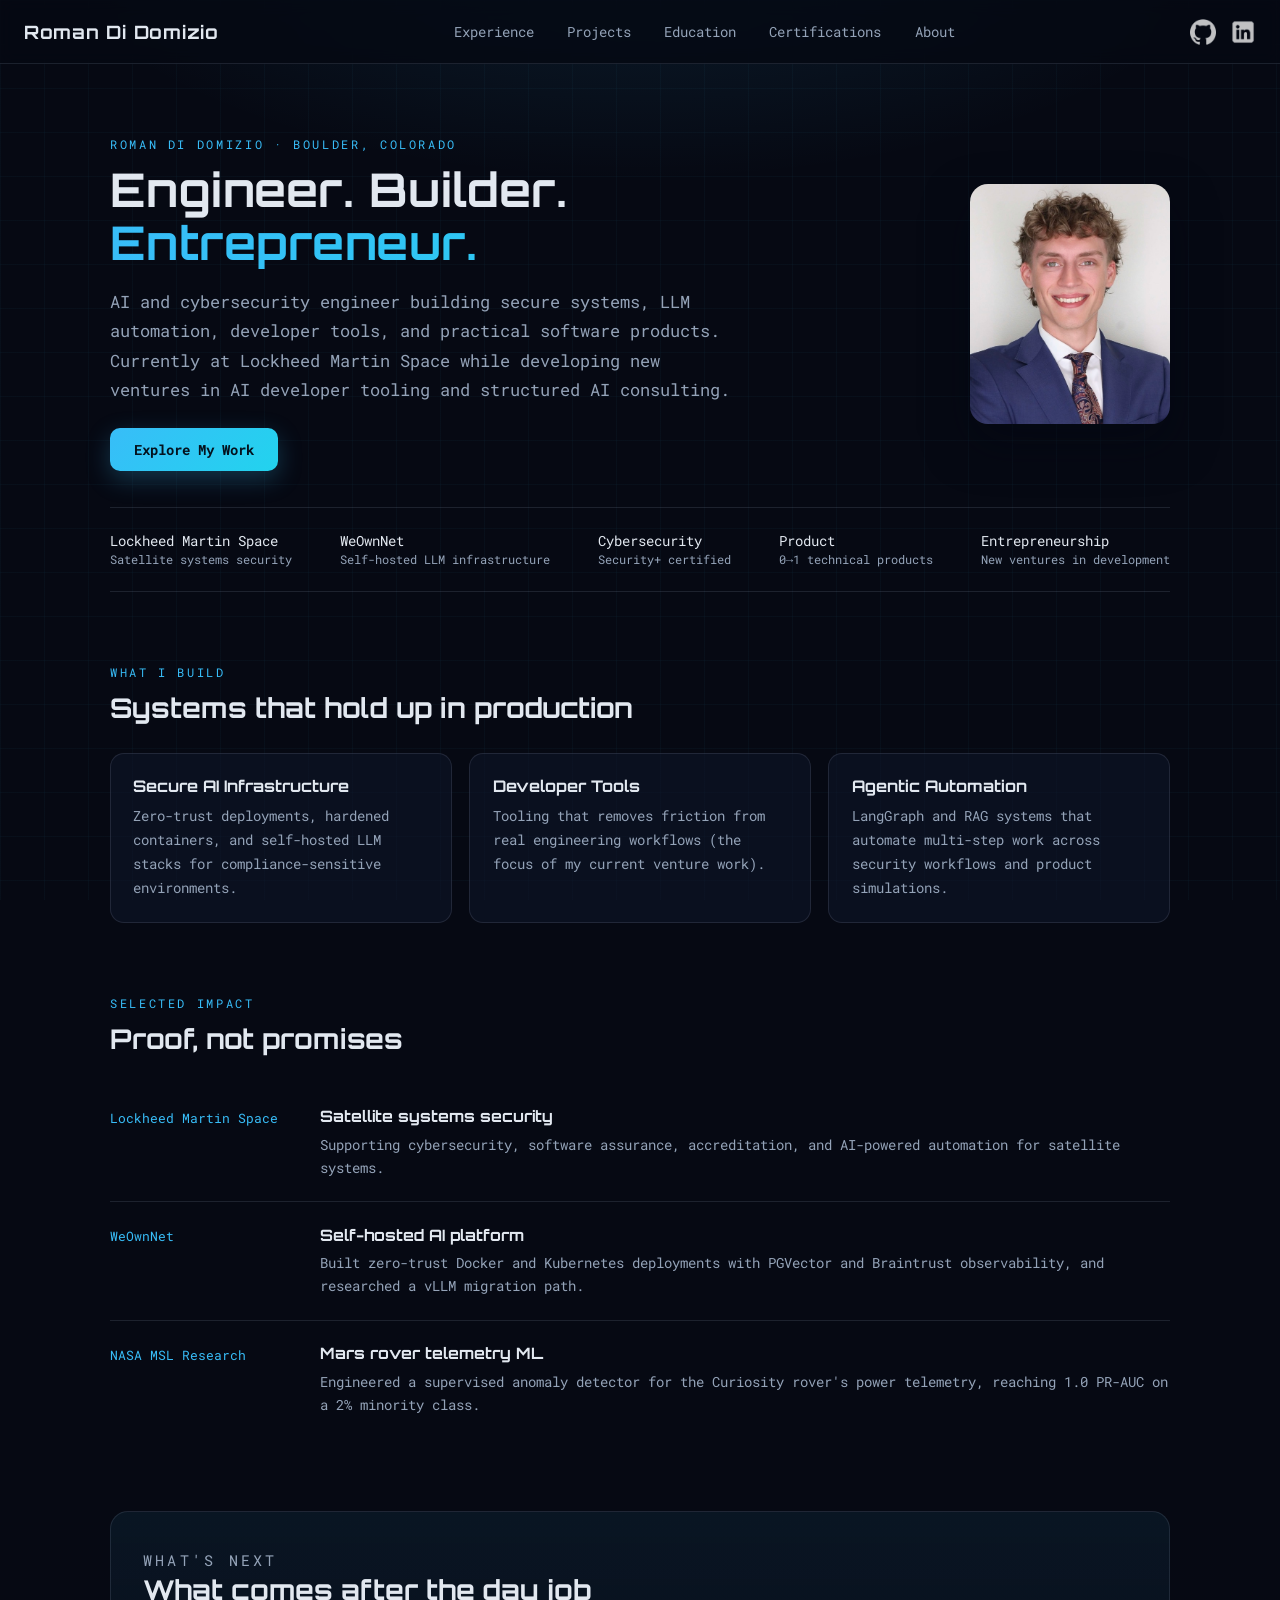
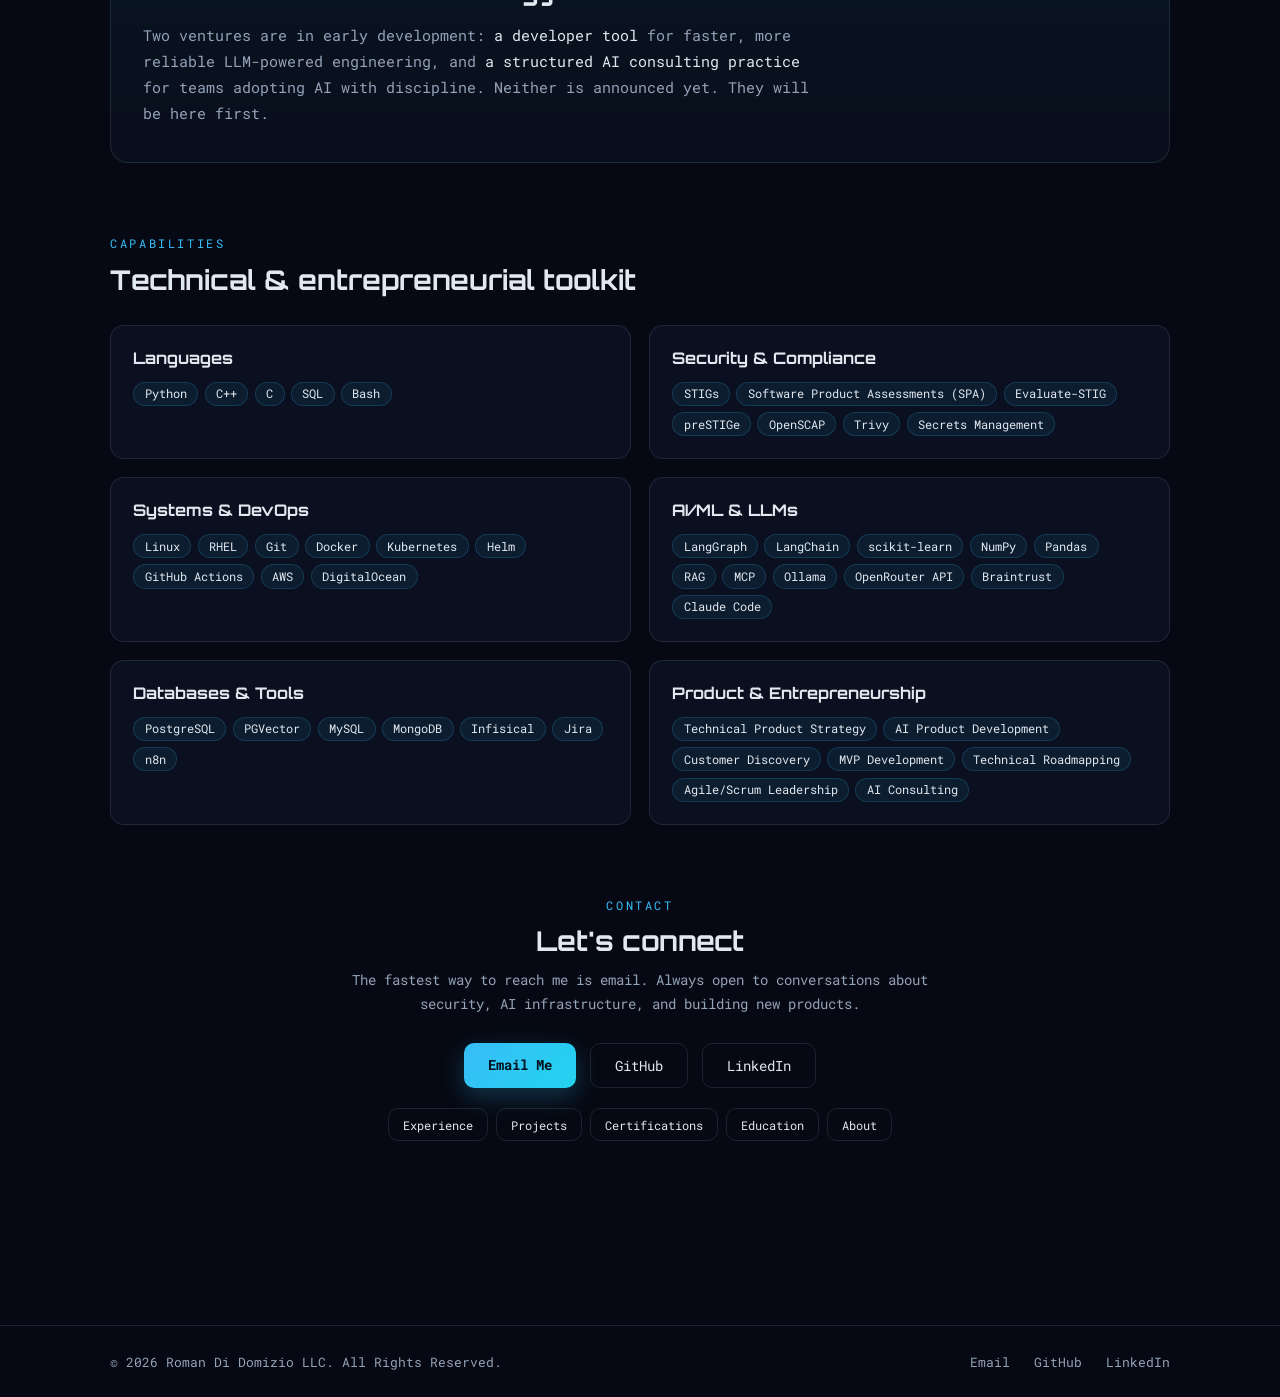
<file: index.html>
<!DOCTYPE html>
<html>
<head id="head">
    <title>Roman Di Domizio - Engineer. Builder. Entrepreneur.</title>
    <meta charset="utf-8">
    <meta name="viewport" content="width=device-width, initial-scale=1.0">
    <meta name="description" content="AI and cybersecurity engineer building secure systems, LLM automation, developer tools, and practical software products. Currently supporting satellite systems at Lockheed Martin Space while developing new ventures in AI developer tooling and structured AI consulting.">
    <meta property="og:title" content="Roman Di Domizio - Engineer. Builder. Entrepreneur.">
    <meta property="og:description" content="AI and cybersecurity engineer building secure systems, LLM automation, developer tools, and practical software products. Currently supporting satellite systems at Lockheed Martin Space while developing new ventures in AI developer tooling and structured AI consulting.">
    <meta property="og:type" content="website">
    <meta property="og:url" content="https://romandidomizio.com/">
    <meta property="og:image" content="https://romandidomizio.com/img/headshot.jpg">
    <link rel="canonical" href="https://romandidomizio.com/">
    <link rel="stylesheet" href="css/site.css">
    <link rel="preconnect" href="https://fonts.googleapis.com">
    <link rel="preconnect" href="https://fonts.gstatic.com" crossorigin>
    <link href="https://fonts.googleapis.com/css2?family=Orbitron:wght@400;700&family=Roboto+Mono:wght@400&display=swap" rel="stylesheet">
    <script src="js/getheader.js"></script>
    
    <!-- Matomo -->
    <script>
      var _paq = window._paq = window._paq || [];
      /* tracker methods like "setCustomDimension" should be called before "trackPageView" */
      _paq.push(["setDocumentTitle", document.domain + "/" + document.title]);
      _paq.push(["setCookieDomain", "*.romandidomizio.com"]);
      _paq.push(["setDomains", ["*.romandidomizio.com","*.romandidomizio.com","*.www.romandidomizio.com"]]);
      _paq.push(["enableCrossDomainLinking"]);
      _paq.push(['trackPageView']);
      _paq.push(['enableLinkTracking']);
      (function() {
        var u="https://matomo.romandid.xyz/";
        _paq.push(['setTrackerUrl', u+'matomo.php']);
        _paq.push(['setSiteId', '3']);
        var d=document, g=d.createElement('script'), s=d.getElementsByTagName('script')[0];
        g.async=true; g.src=u+'matomo.js'; s.parentNode.insertBefore(g,s);
      })();
    </script>
    <!-- End Matomo Code -->
</head>
<body>
    <a href="#main" class="hm-skip-link">Skip to main content</a>
    <div id="header-placeholder"></div>

    <main id="main" class="hm-main">
        <!-- 1. Hero -->
        <section class="hm-hero" aria-labelledby="hero-heading">
            <div class="hm-hero-grid">
                <div class="hm-hero-inner">
                    <p class="hm-eyebrow hm-rise">Roman Di Domizio &middot; Boulder, Colorado</p>
                    <h1 id="hero-heading" class="hm-h1 hm-rise">
                        Engineer. Builder.
                        <span class="hm-h1-accent">Entrepreneur.</span>
                    </h1>
                    <p class="hm-lead hm-rise-2">
                        AI and cybersecurity engineer building secure systems, LLM automation, developer tools, and practical software products.
                        Currently at Lockheed Martin Space while developing new ventures in AI developer tooling and structured AI consulting.
                    </p>
                    <div class="hm-hero-cta hm-rise-3">
                        <a href="#explore" class="hm-btn hm-btn-primary">Explore My Work</a>
                    </div>
                </div>
                <img src="img/headshot.jpg" alt="Roman Di Domizio" class="hm-portrait" width="552" height="875" loading="eager">
            </div>

            <!-- 2. Credibility strip -->
            <div class="hm-cred hm-rise-4">
                <ul class="hm-cred-list">
                    <li><strong>Lockheed Martin Space</strong>Satellite systems security</li>
                    <li><strong>WeOwnNet</strong>Self-hosted LLM infrastructure</li>
                    <li><strong>Cybersecurity</strong>Security+ certified</li>
                    <li><strong>Product</strong>0&rarr;1 technical products</li>
                    <li><strong>Entrepreneurship</strong>New ventures in development</li>
                </ul>
            </div>
        </section>

        <!-- 3. What I Build -->
        <section class="hm-section" aria-labelledby="build-heading">
            <div class="hm-section-head">
                <p class="hm-eyebrow">What I Build</p>
                <h2 id="build-heading" class="hm-h2">Systems that hold up in production</h2>
            </div>
            <div class="hm-grid hm-grid-3">
                <div class="hm-card">
                    <h3>Secure AI Infrastructure</h3>
                    <p>Zero-trust deployments, hardened containers, and self-hosted LLM stacks for compliance-sensitive environments.</p>
                </div>
                <div class="hm-card">
                    <h3>Developer Tools</h3>
                    <p>Tooling that removes friction from real engineering workflows (the focus of my current venture work).</p>
                </div>
                <div class="hm-card">
                    <h3>Agentic Automation</h3>
                    <p>LangGraph and RAG systems that automate multi-step work across security workflows and product simulations.</p>
                </div>
            </div>
        </section>

        <!-- 4. Selected Impact -->
        <section class="hm-section" aria-labelledby="impact-heading">
            <div class="hm-section-head">
                <p class="hm-eyebrow">Selected Impact</p>
                <h2 id="impact-heading" class="hm-h2">Proof, not promises</h2>
            </div>
            <div class="hm-impact-list">
                <div class="hm-impact-item">
                    <p class="hm-impact-org">Lockheed Martin Space</p>
                    <div class="hm-impact-body">
                        <h3>Satellite systems security</h3>
                        <p>Supporting cybersecurity, software assurance, accreditation, and AI-powered automation for satellite systems.</p>
                    </div>
                </div>
                <div class="hm-impact-item">
                    <p class="hm-impact-org">WeOwnNet</p>
                    <div class="hm-impact-body">
                        <h3>Self-hosted AI platform</h3>
                        <p>Built zero-trust Docker and Kubernetes deployments with PGVector and Braintrust observability, and researched a vLLM migration path.</p>
                    </div>
                </div>
                <div class="hm-impact-item">
                    <p class="hm-impact-org">NASA MSL Research</p>
                    <div class="hm-impact-body">
                        <h3>Mars rover telemetry ML</h3>
                        <p>Engineered a supervised anomaly detector for the Curiosity rover's power telemetry, reaching 1.0 PR-AUC on a 2% minority class.</p>
                    </div>
                </div>
            </div>
        </section>

        <!-- 5. What's Next -->
        <section class="hm-section" aria-labelledby="next-heading">
            <div class="hm-next">
                <div class="hm-section-head">
                    <p class="hm-eyebrow">What's Next</p>
                    <h2 id="next-heading" class="hm-h2">What comes after the day job</h2>
                </div>
                <p>Two ventures are in early development: <strong>a developer tool</strong> for faster, more reliable LLM-powered engineering, and <strong>a structured AI consulting practice</strong> for teams adopting AI with discipline. Neither is announced yet. They will be here first.</p>
            </div>
        </section>

        <!-- 6. Capabilities -->
        <section id="skills" class="hm-section" aria-labelledby="skills-heading">
            <div class="hm-section-head">
                <p class="hm-eyebrow">Capabilities</p>
                <h2 id="skills-heading" class="hm-h2">Technical &amp; entrepreneurial toolkit</h2>
            </div>
            <div class="hm-grid hm-grid-2">
                <div class="hm-card hm-skill-card">
                    <h3>Languages</h3>
                    <div class="hm-tags">
                        <span class="hm-tag">Python</span>
                        <span class="hm-tag">C++</span>
                        <span class="hm-tag">C</span>
                        <span class="hm-tag">SQL</span>
                        <span class="hm-tag">Bash</span>
                    </div>
                </div>
                <div class="hm-card hm-skill-card">
                    <h3>Security &amp; Compliance</h3>
                    <div class="hm-tags">
                        <span class="hm-tag">STIGs</span>
                        <span class="hm-tag">Software Product Assessments (SPA)</span>
                        <span class="hm-tag">Evaluate-STIG</span>
                        <span class="hm-tag">preSTIGe</span>
                        <span class="hm-tag">OpenSCAP</span>
                        <span class="hm-tag">Trivy</span>
                        <span class="hm-tag">Secrets Management</span>
                    </div>
                </div>
                <div class="hm-card hm-skill-card">
                    <h3>Systems &amp; DevOps</h3>
                    <div class="hm-tags">
                        <span class="hm-tag">Linux</span>
                        <span class="hm-tag">RHEL</span>
                        <span class="hm-tag">Git</span>
                        <span class="hm-tag">Docker</span>
                        <span class="hm-tag">Kubernetes</span>
                        <span class="hm-tag">Helm</span>
                        <span class="hm-tag">GitHub Actions</span>
                        <span class="hm-tag">AWS</span>
                        <span class="hm-tag">DigitalOcean</span>
                    </div>
                </div>
                <div class="hm-card hm-skill-card">
                    <h3>AI/ML &amp; LLMs</h3>
                    <div class="hm-tags">
                        <span class="hm-tag">LangGraph</span>
                        <span class="hm-tag">LangChain</span>
                        <span class="hm-tag">scikit-learn</span>
                        <span class="hm-tag">NumPy</span>
                        <span class="hm-tag">Pandas</span>
                        <span class="hm-tag">RAG</span>
                        <span class="hm-tag">MCP</span>
                        <span class="hm-tag">Ollama</span>
                        <span class="hm-tag">OpenRouter API</span>
                        <span class="hm-tag">Braintrust</span>
                        <span class="hm-tag">Claude Code</span>
                    </div>
                </div>
                <div class="hm-card hm-skill-card">
                    <h3>Databases &amp; Tools</h3>
                    <div class="hm-tags">
                        <span class="hm-tag">PostgreSQL</span>
                        <span class="hm-tag">PGVector</span>
                        <span class="hm-tag">MySQL</span>
                        <span class="hm-tag">MongoDB</span>
                        <span class="hm-tag">Infisical</span>
                        <span class="hm-tag">Jira</span>
                        <span class="hm-tag">n8n</span>
                    </div>
                </div>
                <div class="hm-card hm-skill-card">
                    <h3>Product &amp; Entrepreneurship</h3>
                    <div class="hm-tags">
                        <span class="hm-tag">Technical Product Strategy</span>
                        <span class="hm-tag">AI Product Development</span>
                        <span class="hm-tag">Customer Discovery</span>
                        <span class="hm-tag">MVP Development</span>
                        <span class="hm-tag">Technical Roadmapping</span>
                        <span class="hm-tag">Agile/Scrum Leadership</span>
                        <span class="hm-tag">AI Consulting</span>
                    </div>
                </div>
            </div>
        </section>

        <!-- 7. Contact -->
        <section class="hm-section hm-contact" aria-labelledby="contact-heading">
            <div class="hm-section-head">
                <p class="hm-eyebrow">Contact</p>
                <h2 id="contact-heading" class="hm-h2">Let's connect</h2>
                <p class="hm-section-sub">The fastest way to reach me is email. Always open to conversations about security, AI infrastructure, and building new products.</p>
            </div>
            <div class="hm-contact-actions">
                <a href="mailto:romandidomizio8@gmail.com" class="hm-btn hm-btn-primary">Email Me</a>
                <a href="https://github.com/romandidomizio" target="_blank" rel="noopener" class="hm-btn hm-btn-ghost">GitHub</a>
                <a href="https://www.linkedin.com/in/roman-di-domizio" target="_blank" rel="noopener" class="hm-btn hm-btn-ghost">LinkedIn</a>
            </div>
            <div id="explore" class="hm-explore-actions" aria-label="Explore pages">
                <a href="experience.html" class="hm-btn hm-btn-ghost hm-btn-sm">Experience</a>
                <a href="projects.html" class="hm-btn hm-btn-ghost hm-btn-sm">Projects</a>
                <a href="certifications.html" class="hm-btn hm-btn-ghost hm-btn-sm">Certifications</a>
                <a href="education.html" class="hm-btn hm-btn-ghost hm-btn-sm">Education</a>
                <a href="about.html" class="hm-btn hm-btn-ghost hm-btn-sm">About</a>
            </div>
        </section>
    </main>

    <div id="footer-placeholder"></div>
</body>
</html>
</file>
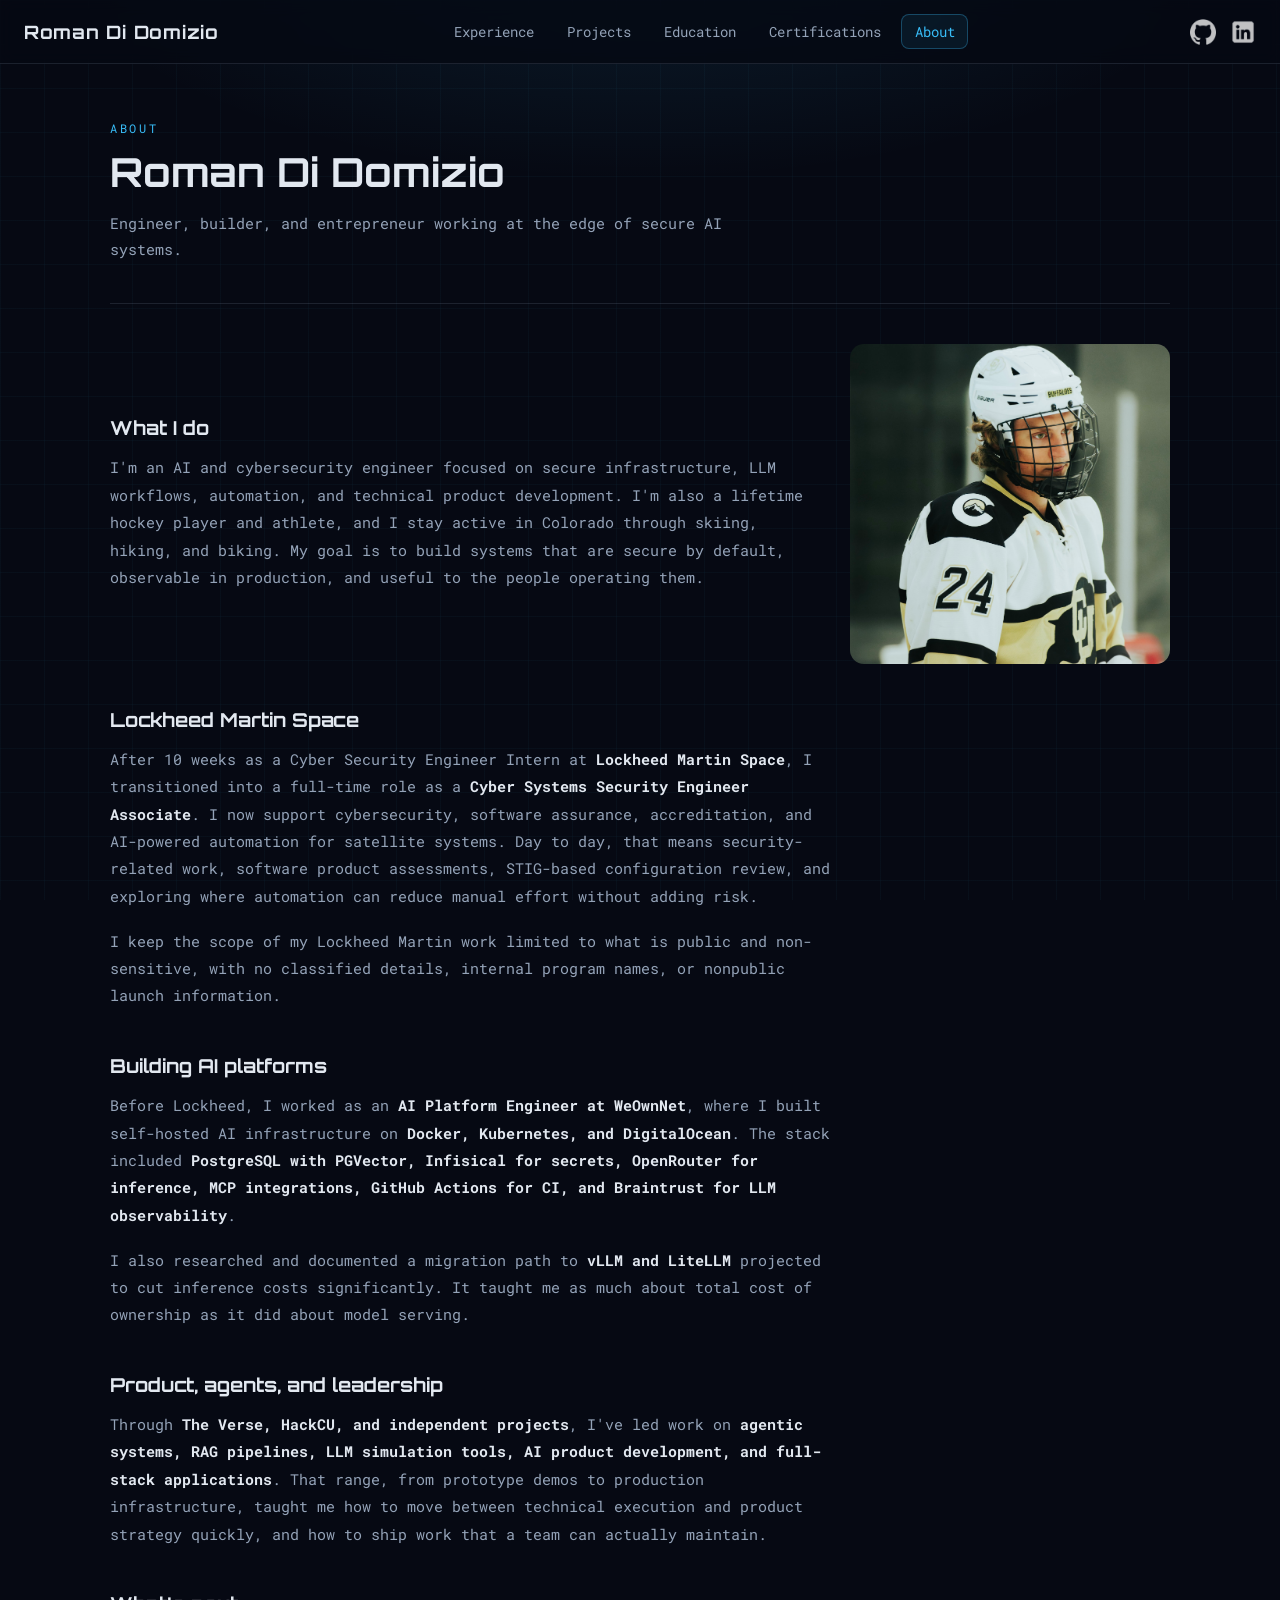
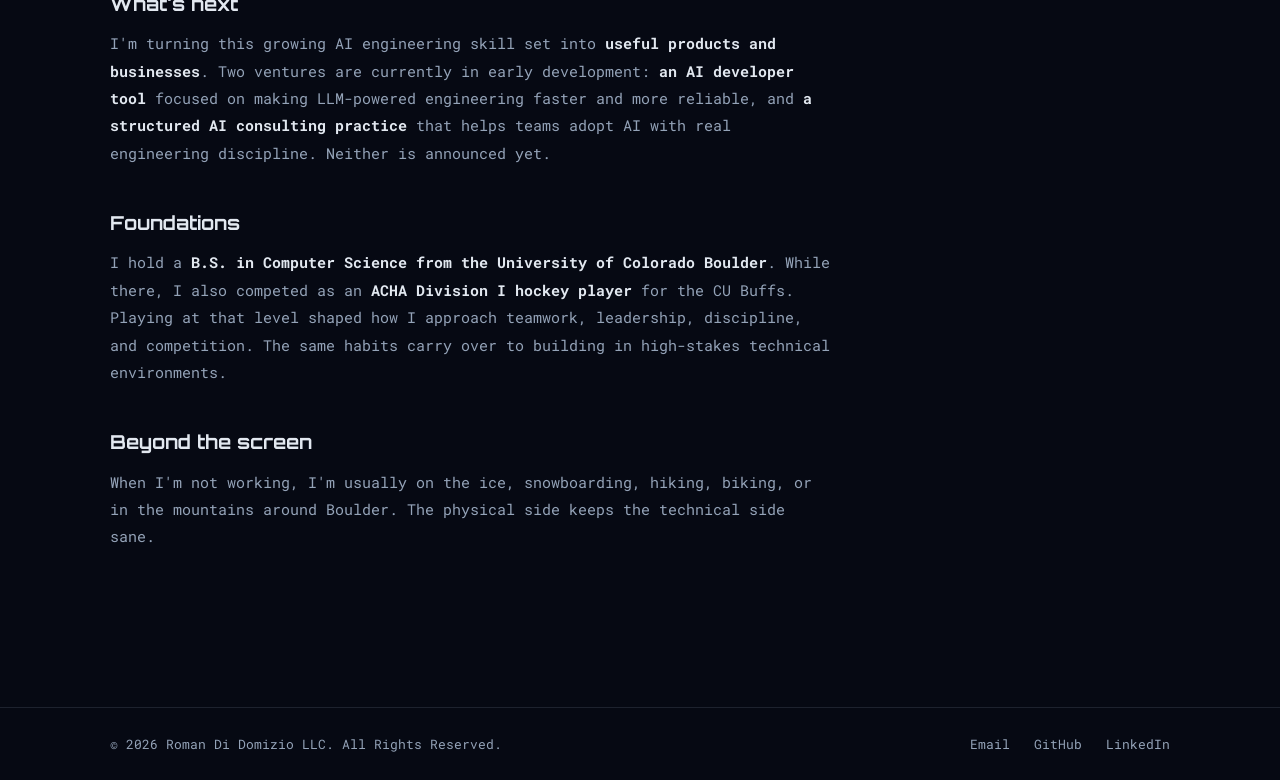
<file: about.html>
<!DOCTYPE html>
<html lang="en">
<head>
    <title>Roman Di Domizio - About</title>
    <meta charset="utf-8">
    <meta name="viewport" content="width=device-width, initial-scale=1.0">
    <meta name="description" content="About Roman Di Domizio: AI and cybersecurity engineer focused on secure infrastructure, LLM workflows, automation, and technical product development.">
    <link rel="canonical" href="https://romandidomizio.com/about.html">
    <link rel="stylesheet" href="css/site.css">
    <link rel="preconnect" href="https://fonts.googleapis.com">
    <link rel="preconnect" href="https://fonts.gstatic.com" crossorigin>
    <link href="https://fonts.googleapis.com/css2?family=Orbitron:wght@400;700&family=Roboto+Mono:wght@400&display=swap" rel="stylesheet">
    <script src="js/getheader.js"></script>
    
    <!-- Matomo -->
    <script>
      var _paq = window._paq = window._paq || [];
      /* tracker methods like "setCustomDimension" should be called before "trackPageView" */
      _paq.push(["setDocumentTitle", document.domain + "/" + document.title]);
      _paq.push(["setCookieDomain", "*.romandidomizio.com"]);
      _paq.push(["setDomains", ["*.romandidomizio.com","*.romandidomizio.com","*.www.romandidomizio.com"]]);
      _paq.push(["enableCrossDomainLinking"]);
      _paq.push(['trackPageView']);
      _paq.push(['enableLinkTracking']);
      (function() {
        var u="https://matomo.romandid.xyz/";
        _paq.push(['setTrackerUrl', u+'matomo.php']);
        _paq.push(['setSiteId', '3']);
        var d=document, g=d.createElement('script'), s=d.getElementsByTagName('script')[0];
        g.async=true; g.src=u+'matomo.js'; s.parentNode.insertBefore(g,s);
      })();
    </script>
    <!-- End Matomo Code -->
</head>
<body>
    <a href="#main" class="hm-skip-link">Skip to main content</a>
    <div id="header-placeholder"></div>

    <main id="main" class="hm-main">
        <header class="hm-page-header">
            <p class="hm-eyebrow">About</p>
            <h1 class="hm-page-title">Roman Di Domizio</h1>
            <p class="hm-page-sub">Engineer, builder, and entrepreneur working at the edge of secure AI systems.</p>
        </header>

        <div class="hm-media-split hm-about-section" style="margin-top: 0;">
            <div class="hm-split-text hm-prose">
                <h2 class="hm-h2">What I do</h2>
                <p>I'm an AI and cybersecurity engineer focused on secure infrastructure, LLM workflows, automation, and technical product development. I'm also a lifetime hockey player and athlete, and I stay active in Colorado through skiing, hiking, and biking. My goal is to build systems that are secure by default, observable in production, and useful to the people operating them.</p>
            </div>
            <img src="img/HockeyPic.jpg" alt="Roman Di Domizio in a CU Boulder ice hockey uniform on the ice" class="hm-photo" width="1638" height="1638" loading="eager">
        </div>

        <div class="hm-about-section hm-prose">
            <h2 class="hm-h2">Lockheed Martin Space</h2>
            <p>After 10 weeks as a Cyber Security Engineer Intern at <strong>Lockheed Martin Space</strong>, I transitioned into a full-time role as a <strong>Cyber Systems Security Engineer Associate</strong>. I now support cybersecurity, software assurance, accreditation, and AI-powered automation for satellite systems. Day to day, that means security-related work, software product assessments, STIG-based configuration review, and exploring where automation can reduce manual effort without adding risk.</p>
            <p>I keep the scope of my Lockheed Martin work limited to what is public and non-sensitive, with no classified details, internal program names, or nonpublic launch information.</p>
        </div>

        <div class="hm-about-section hm-prose">
            <h2 class="hm-h2">Building AI platforms</h2>
            <p>Before Lockheed, I worked as an <strong>AI Platform Engineer at WeOwnNet</strong>, where I built self-hosted AI infrastructure on <strong>Docker, Kubernetes, and DigitalOcean</strong>. The stack included <strong>PostgreSQL with PGVector, Infisical for secrets, OpenRouter for inference, MCP integrations, GitHub Actions for CI, and Braintrust for LLM observability</strong>.</p>
            <p>I also researched and documented a migration path to <strong>vLLM and LiteLLM</strong> projected to cut inference costs significantly. It taught me as much about total cost of ownership as it did about model serving.</p>
        </div>

        <div class="hm-about-section hm-prose">
            <h2 class="hm-h2">Product, agents, and leadership</h2>
            <p>Through <strong>The Verse, HackCU, and independent projects</strong>, I've led work on <strong>agentic systems, RAG pipelines, LLM simulation tools, AI product development, and full-stack applications</strong>. That range, from prototype demos to production infrastructure, taught me how to move between technical execution and product strategy quickly, and how to ship work that a team can actually maintain.</p>
        </div>

        <div class="hm-about-section hm-prose">
            <h2 class="hm-h2">What's next</h2>
            <p>I'm turning this growing AI engineering skill set into <strong>useful products and businesses</strong>. Two ventures are currently in early development: <strong>an AI developer tool</strong> focused on making LLM-powered engineering faster and more reliable, and <strong>a structured AI consulting practice</strong> that helps teams adopt AI with real engineering discipline. Neither is announced yet.</p>
        </div>

        <div class="hm-about-section hm-prose">
            <h2 class="hm-h2">Foundations</h2>
            <p>I hold a <strong>B.S. in Computer Science from the University of Colorado Boulder</strong>. While there, I also competed as an <strong>ACHA Division I hockey player</strong> for the CU Buffs. Playing at that level shaped how I approach teamwork, leadership, discipline, and competition. The same habits carry over to building in high-stakes technical environments.</p>
        </div>

        <div class="hm-about-section hm-prose">
            <h2 class="hm-h2">Beyond the screen</h2>
            <p>When I'm not working, I'm usually on the ice, snowboarding, hiking, biking, or in the mountains around Boulder. The physical side keeps the technical side sane.</p>
        </div>
    </main>

    <div id="footer-placeholder"></div>
</body>
</html>
</file>
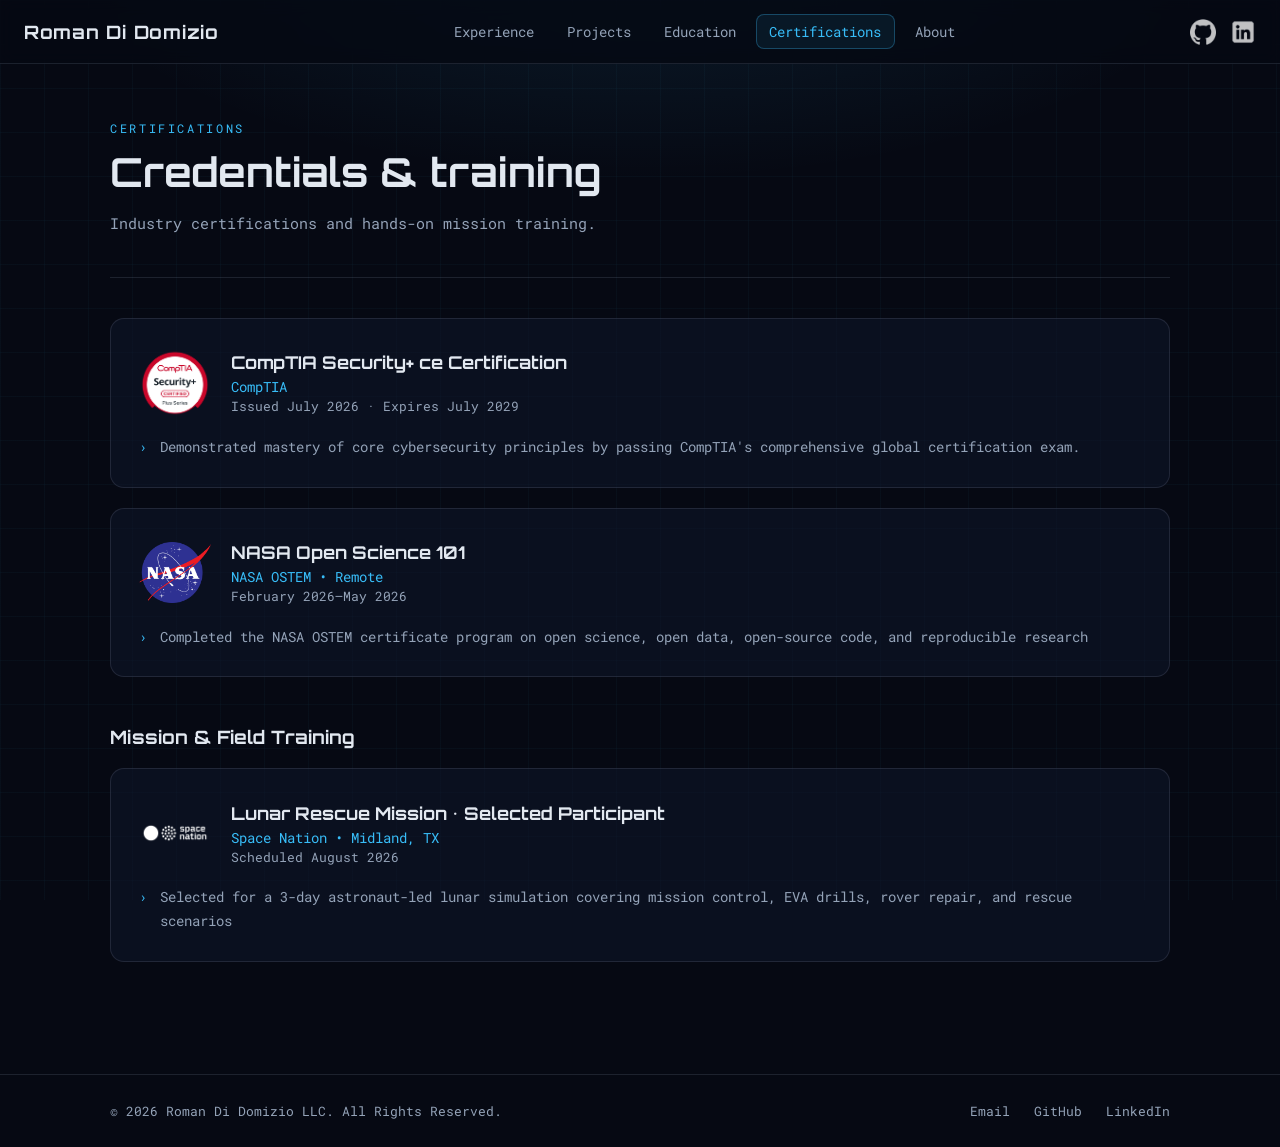
<file: certifications.html>
<!DOCTYPE html>
<html lang="en">
<head>
    <title>Roman Di Domizio - Certifications</title>
    <meta charset="utf-8">
    <meta name="viewport" content="width=device-width, initial-scale=1.0">
    <meta name="description" content="Certifications and mission training for Roman Di Domizio, including CompTIA Security+ and NASA Open Science 101.">
    <link rel="canonical" href="https://romandidomizio.com/certifications.html">
    <link rel="stylesheet" href="css/site.css">
    <link rel="preconnect" href="https://fonts.googleapis.com">
    <link rel="preconnect" href="https://fonts.gstatic.com" crossorigin>
    <link href="https://fonts.googleapis.com/css2?family=Orbitron:wght@400;700&family=Roboto+Mono:wght@400&display=swap" rel="stylesheet">
    <script src="js/getheader.js"></script>
    
    <!-- Matomo -->
    <script>
      var _paq = window._paq = window._paq || [];
      /* tracker methods like "setCustomDimension" should be called before "trackPageView" */
      _paq.push(["setDocumentTitle", document.domain + "/" + document.title]);
      _paq.push(["setCookieDomain", "*.romandidomizio.com"]);
      _paq.push(["setDomains", ["*.romandidomizio.com","*.romandidomizio.com","*.www.romandidomizio.com"]]);
      _paq.push(["enableCrossDomainLinking"]);
      _paq.push(['trackPageView']);
      _paq.push(['enableLinkTracking']);
      (function() {
        var u="https://matomo.romandid.xyz/";
        _paq.push(['setTrackerUrl', u+'matomo.php']);
        _paq.push(['setSiteId', '3']);
        var d=document, g=d.createElement('script'), s=d.getElementsByTagName('script')[0];
        g.async=true; g.src=u+'matomo.js'; s.parentNode.insertBefore(g,s);
      })();
    </script>
    <!-- End Matomo Code -->
</head>
<body>
    <a href="#main" class="hm-skip-link">Skip to main content</a>
    <div id="header-placeholder"></div>

    <main id="main" class="hm-main">
        <header class="hm-page-header">
            <p class="hm-eyebrow">Certifications</p>
            <h1 class="hm-page-title">Credentials &amp; training</h1>
            <p class="hm-page-sub">Industry certifications and hands-on mission training.</p>
        </header>

        <div class="hm-entries">
            <article class="hm-entry">
                <div class="hm-entry-head">
                    <img src="img/sec+.png" alt="CompTIA Security+ logo" class="hm-entry-logo" width="56" height="56" loading="lazy">
                    <div>
                        <h2 class="hm-entry-title">CompTIA Security+ ce Certification</h2>
                        <p class="hm-entry-org">CompTIA</p>
                        <p class="hm-entry-meta">Issued July 2026 &middot; Expires July 2029</p>
                    </div>
                </div>
                <ul class="hm-bullets" style="margin-top: 1rem;">
                    <li>Demonstrated mastery of core cybersecurity principles by passing CompTIA's comprehensive global certification exam.</li>
                </ul>
            </article>

            <article class="hm-entry">
                <div class="hm-entry-head">
                    <img src="img/nasa-logo.png" alt="NASA logo" class="hm-entry-logo" width="56" height="56" loading="lazy">
                    <div>
                        <h2 class="hm-entry-title">NASA Open Science 101</h2>
                        <p class="hm-entry-org">NASA OSTEM &bull; Remote</p>
                        <p class="hm-entry-meta">February 2026&ndash;May 2026</p>
                    </div>
                </div>
                <ul class="hm-bullets">
                    <li>Completed the NASA OSTEM certificate program on open science, open data, open-source code, and reproducible research</li>
                </ul>
            </article>
        </div>

        <h2 class="hm-subhead">Mission &amp; Field Training</h2>
        <div class="hm-entries" style="margin-top: 1.25rem;">
            <article class="hm-entry">
                <div class="hm-entry-head">
                    <img src="img/space-nation.webp" alt="Space Nation Moon Pioneers badge" class="hm-entry-logo" width="56" height="56" loading="lazy">
                    <div>
                        <h2 class="hm-entry-title">Lunar Rescue Mission &bull; Selected Participant</h2>
                        <p class="hm-entry-org">Space Nation &bull; Midland, TX</p>
                        <p class="hm-entry-meta">Scheduled August 2026</p>
                    </div>
                </div>
                <ul class="hm-bullets">
                    <li>Selected for a 3-day astronaut-led lunar simulation covering mission control, EVA drills, rover repair, and rescue scenarios</li>
                </ul>
            </article>
        </div>
    </main>

    <div id="footer-placeholder"></div>
</body>
</html>
</file>
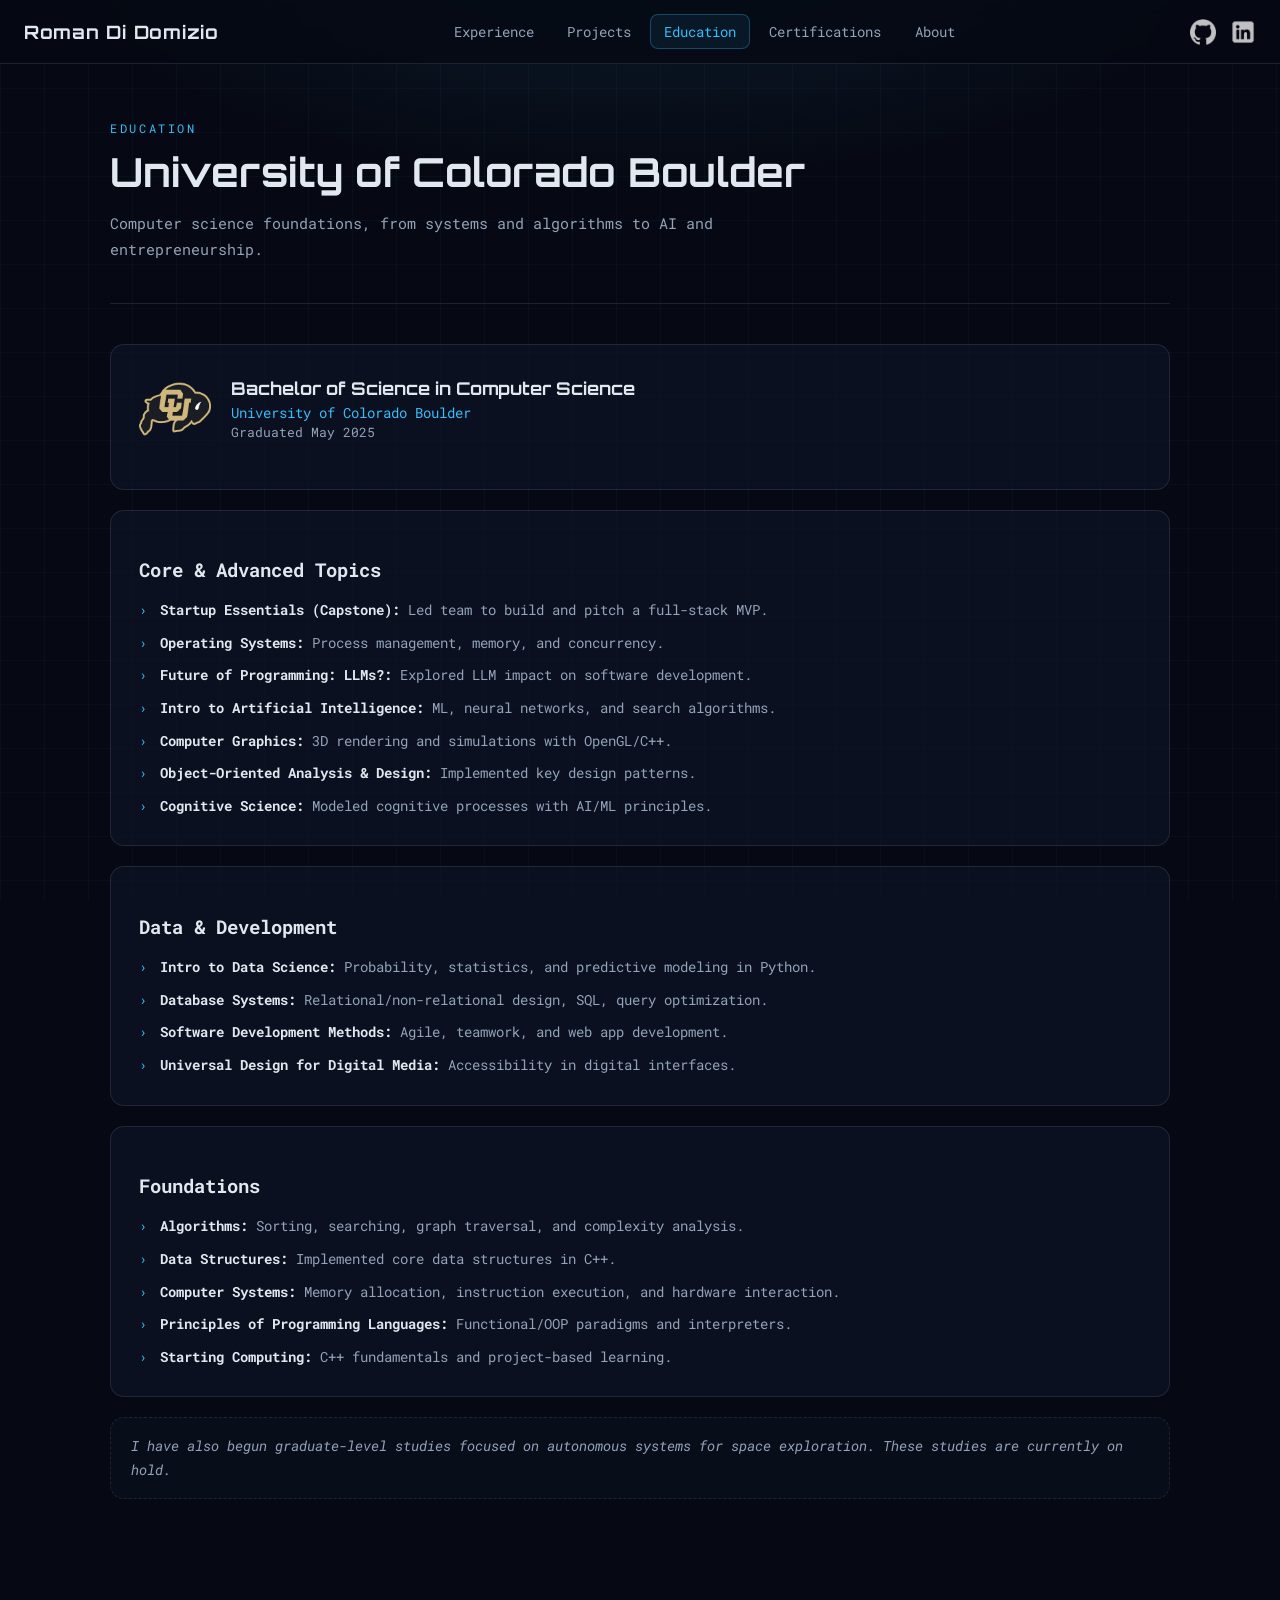
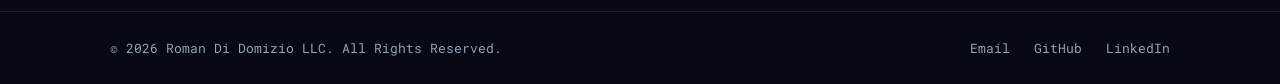
<file: education.html>
<!DOCTYPE html>
<html lang="en">
<head>
    <title>Roman Di Domizio - Education</title>
    <meta charset="utf-8">
    <meta name="viewport" content="width=device-width, initial-scale=1.0">
    <meta name="description" content="Education of Roman Di Domizio: B.S. in Computer Science from the University of Colorado Boulder.">
    <link rel="canonical" href="https://romandidomizio.com/education.html">
    <link rel="stylesheet" href="css/site.css">
    <link rel="preconnect" href="https://fonts.googleapis.com">
    <link rel="preconnect" href="https://fonts.gstatic.com" crossorigin>
    <link href="https://fonts.googleapis.com/css2?family=Orbitron:wght@400;700&family=Roboto+Mono:wght@400&display=swap" rel="stylesheet">
    <script src="js/getheader.js"></script>
    
    <!-- Matomo -->
    <script>
      var _paq = window._paq = window._paq || [];
      /* tracker methods like "setCustomDimension" should be called before "trackPageView" */
      _paq.push(["setDocumentTitle", document.domain + "/" + document.title]);
      _paq.push(["setCookieDomain", "*.romandidomizio.com"]);
      _paq.push(["setDomains", ["*.romandidomizio.com","*.romandidomizio.com","*.www.romandidomizio.com"]]);
      _paq.push(["enableCrossDomainLinking"]);
      _paq.push(['trackPageView']);
      _paq.push(['enableLinkTracking']);
      (function() {
        var u="https://matomo.romandid.xyz/";
        _paq.push(['setTrackerUrl', u+'matomo.php']);
        _paq.push(['setSiteId', '3']);
        var d=document, g=d.createElement('script'), s=d.getElementsByTagName('script')[0];
        g.async=true; g.src=u+'matomo.js'; s.parentNode.insertBefore(g,s);
      })();
    </script>
    <!-- End Matomo Code -->
</head>
<body>
    <a href="#main" class="hm-skip-link">Skip to main content</a>
    <div id="header-placeholder"></div>

    <main id="main" class="hm-main">
        <header class="hm-page-header">
            <p class="hm-eyebrow">Education</p>
            <h1 class="hm-page-title">University of Colorado Boulder</h1>
            <p class="hm-page-sub">Computer science foundations, from systems and algorithms to AI and entrepreneurship.</p>
        </header>

        <div class="hm-entries">
            <article class="hm-entry">
                <div class="hm-entry-head">
                    <img src="img/culogo.png" alt="University of Colorado Boulder logo" class="hm-entry-logo" width="56" height="56" loading="lazy">
                    <div>
                        <h2 class="hm-entry-title">Bachelor of Science in Computer Science</h2>
                        <p class="hm-entry-org">University of Colorado Boulder</p>
                        <p class="hm-entry-meta">Graduated May 2025</p>
                    </div>
                </div>
            </article>

            <article class="hm-entry hm-course-group">
                <h3>Core &amp; Advanced Topics</h3>
                <ul class="hm-bullets">
                    <li><b>Startup Essentials (Capstone):</b> Led team to build and pitch a full-stack MVP.</li>
                    <li><b>Operating Systems:</b> Process management, memory, and concurrency.</li>
                    <li><b>Future of Programming: LLMs?:</b> Explored LLM impact on software development.</li>
                    <li><b>Intro to Artificial Intelligence:</b> ML, neural networks, and search algorithms.</li>
                    <li><b>Computer Graphics:</b> 3D rendering and simulations with OpenGL/C++.</li>
                    <li><b>Object-Oriented Analysis &amp; Design:</b> Implemented key design patterns.</li>
                    <li><b>Cognitive Science:</b> Modeled cognitive processes with AI/ML principles.</li>
                </ul>
            </article>

            <article class="hm-entry hm-course-group">
                <h3>Data &amp; Development</h3>
                <ul class="hm-bullets">
                    <li><b>Intro to Data Science:</b> Probability, statistics, and predictive modeling in Python.</li>
                    <li><b>Database Systems:</b> Relational/non-relational design, SQL, query optimization.</li>
                    <li><b>Software Development Methods:</b> Agile, teamwork, and web app development.</li>
                    <li><b>Universal Design for Digital Media:</b> Accessibility in digital interfaces.</li>
                </ul>
            </article>

            <article class="hm-entry hm-course-group">
                <h3>Foundations</h3>
                <ul class="hm-bullets">
                    <li><b>Algorithms:</b> Sorting, searching, graph traversal, and complexity analysis.</li>
                    <li><b>Data Structures:</b> Implemented core data structures in C++.</li>
                    <li><b>Computer Systems:</b> Memory allocation, instruction execution, and hardware interaction.</li>
                    <li><b>Principles of Programming Languages:</b> Functional/OOP paradigms and interpreters.</li>
                    <li><b>Starting Computing:</b> C++ fundamentals and project-based learning.</li>
                </ul>
            </article>

            <div class="grad-note">
                <p>I have also begun graduate-level studies focused on autonomous systems for space exploration. These studies are currently on hold.</p>
            </div>
        </div>
    </main>

    <div id="footer-placeholder"></div>
</body>
</html>
</file>
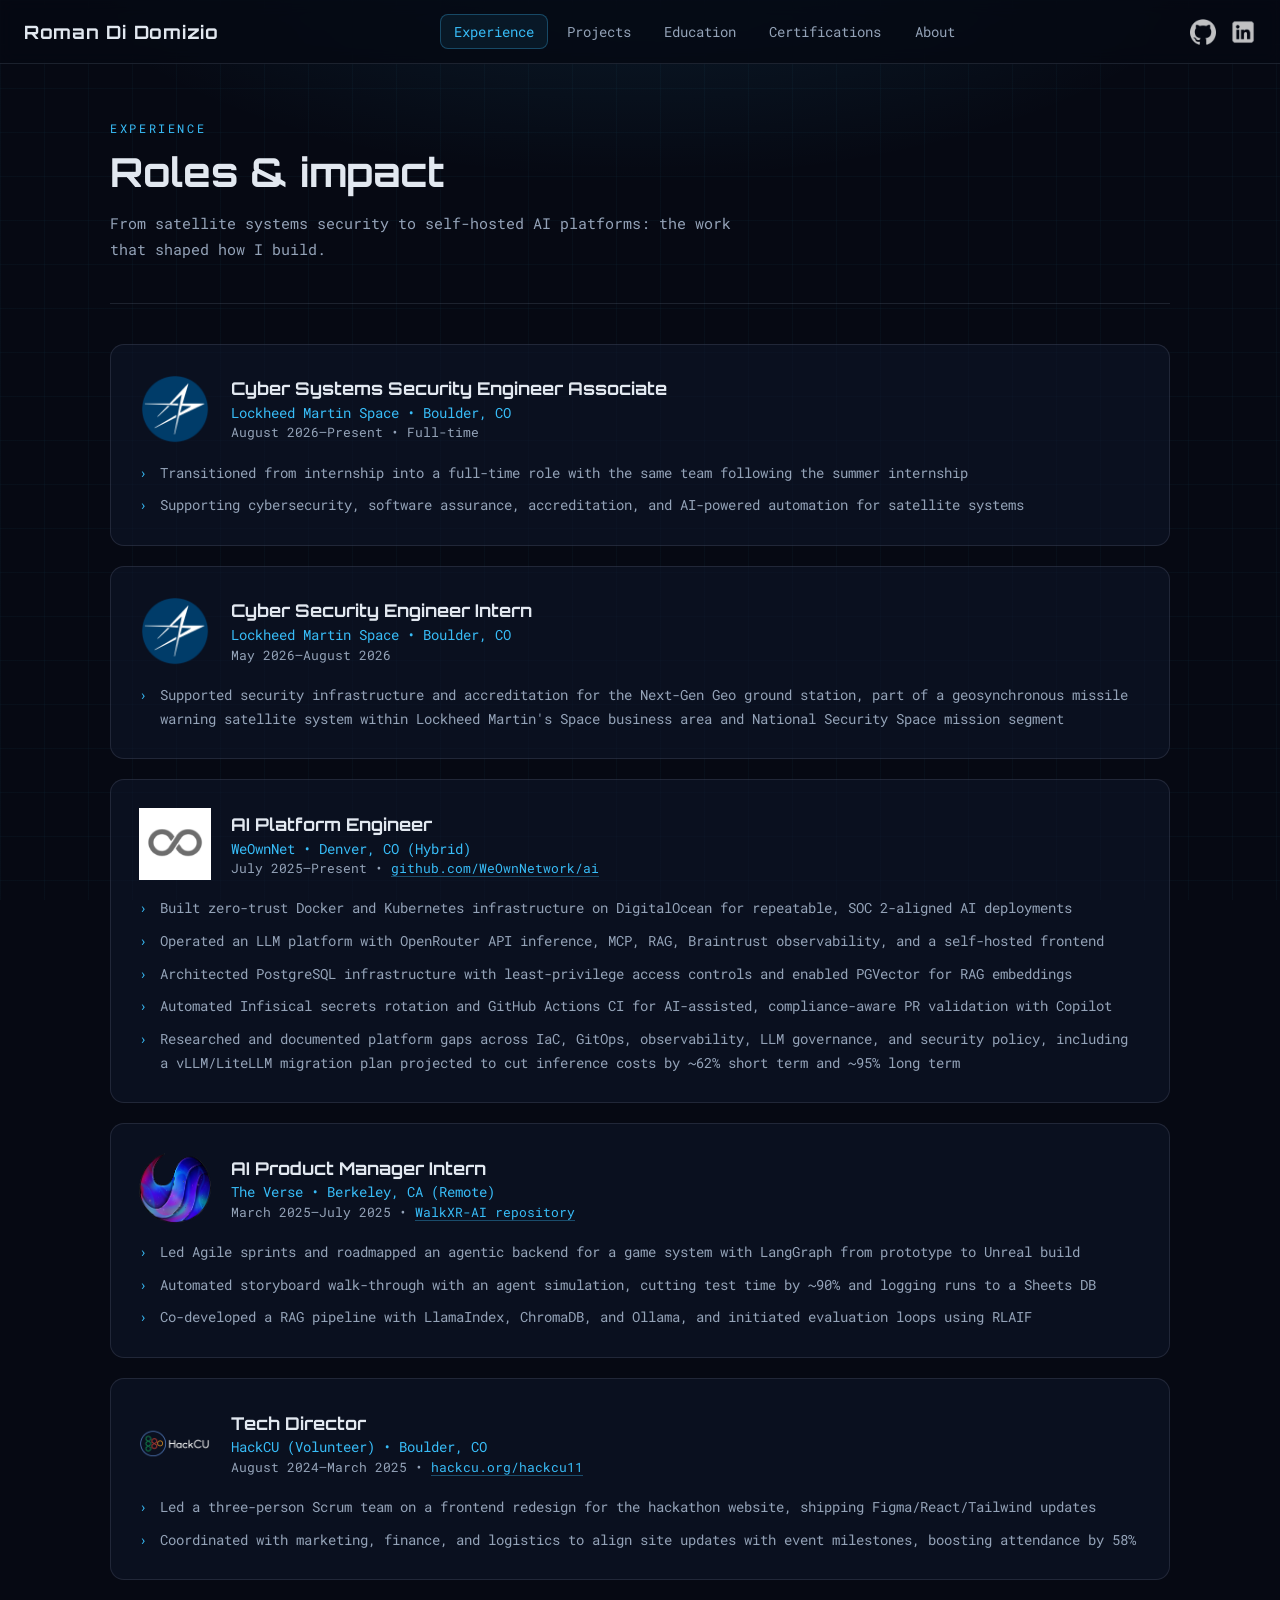
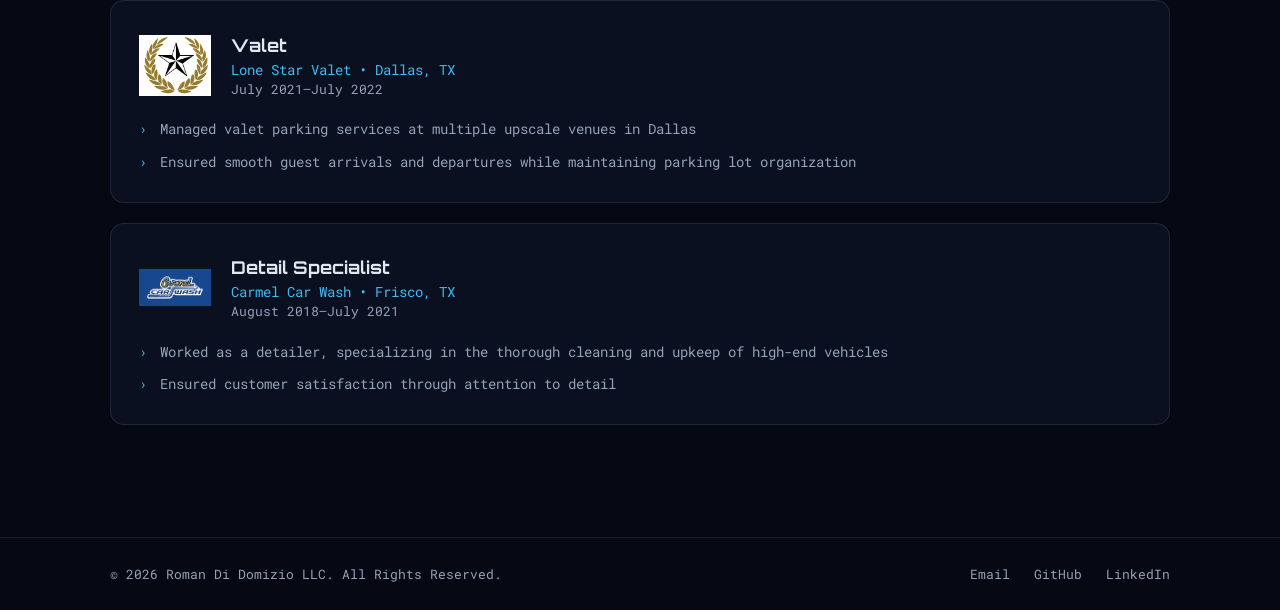
<file: experience.html>
<!DOCTYPE html>
<html lang="en">
<head>
    <title>Roman Di Domizio - Experience</title>
    <meta charset="utf-8">
    <meta name="viewport" content="width=device-width, initial-scale=1.0">
    <meta name="description" content="Professional experience of Roman Di Domizio: Lockheed Martin Space, WeOwnNet, The Verse, HackCU, and more.">
    <link rel="canonical" href="https://romandidomizio.com/experience.html">
    <link rel="stylesheet" href="css/site.css">
    <link rel="preconnect" href="https://fonts.googleapis.com">
    <link rel="preconnect" href="https://fonts.gstatic.com" crossorigin>
    <link href="https://fonts.googleapis.com/css2?family=Orbitron:wght@400;700&family=Roboto+Mono:wght@400&display=swap" rel="stylesheet">
    <script src="js/getheader.js"></script>
    
    <!-- Matomo -->
    <script>
      var _paq = window._paq = window._paq || [];
      /* tracker methods like "setCustomDimension" should be called before "trackPageView" */
      _paq.push(["setDocumentTitle", document.domain + "/" + document.title]);
      _paq.push(["setCookieDomain", "*.romandidomizio.com"]);
      _paq.push(["setDomains", ["*.romandidomizio.com","*.romandidomizio.com","*.www.romandidomizio.com"]]);
      _paq.push(["enableCrossDomainLinking"]);
      _paq.push(['trackPageView']);
      _paq.push(['enableLinkTracking']);
      (function() {
        var u="https://matomo.romandid.xyz/";
        _paq.push(['setTrackerUrl', u+'matomo.php']);
        _paq.push(['setSiteId', '3']);
        var d=document, g=d.createElement('script'), s=d.getElementsByTagName('script')[0];
        g.async=true; g.src=u+'matomo.js'; s.parentNode.insertBefore(g,s);
      })();
    </script>
    <!-- End Matomo Code -->
</head>
<body>
    <a href="#main" class="hm-skip-link">Skip to main content</a>
    <div id="header-placeholder"></div>

    <main id="main" class="hm-main">
        <header class="hm-page-header">
            <p class="hm-eyebrow">Experience</p>
            <h1 class="hm-page-title">Roles &amp; impact</h1>
            <p class="hm-page-sub">From satellite systems security to self-hosted AI platforms: the work that shaped how I build.</p>
        </header>

        <div class="hm-entries">
            <article class="hm-entry">
                <div class="hm-entry-head">
                    <img src="img/LM2.png" alt="Lockheed Martin logo" class="hm-entry-logo" width="56" height="56" loading="lazy">
                    <div>
                        <h2 class="hm-entry-title">Cyber Systems Security Engineer Associate</h2>
                        <p class="hm-entry-org">Lockheed Martin Space &bull; Boulder, CO</p>
                        <p class="hm-entry-meta">August 2026&ndash;Present &bull; Full-time</p>
                    </div>
                </div>
                <ul class="hm-bullets">
                    <li>Transitioned from internship into a full-time role with the same team following the summer internship</li>
                    <li>Supporting cybersecurity, software assurance, accreditation, and AI-powered automation for satellite systems</li>
                </ul>
            </article>

            <article class="hm-entry">
                <div class="hm-entry-head">
                    <img src="img/LM2.png" alt="Lockheed Martin logo" class="hm-entry-logo" width="56" height="56" loading="lazy">
                    <div>
                        <h2 class="hm-entry-title">Cyber Security Engineer Intern</h2>
                        <p class="hm-entry-org">Lockheed Martin Space &bull; Boulder, CO</p>
                        <p class="hm-entry-meta">May 2026&ndash;August 2026</p>
                    </div>
                </div>
                <ul class="hm-bullets">
                    <li>Supported security infrastructure and accreditation for the Next-Gen Geo ground station, part of a geosynchronous missile warning satellite system within Lockheed Martin's Space business area and National Security Space mission segment</li>
                </ul>
            </article>

            <article class="hm-entry">
                <div class="hm-entry-head">
                    <img src="img/WeOwn.webp" alt="WeOwnNet logo" class="hm-entry-logo" width="56" height="56" loading="lazy">
                    <div>
                        <h2 class="hm-entry-title">AI Platform Engineer</h2>
                        <p class="hm-entry-org">WeOwnNet &bull; Denver, CO (Hybrid)</p>
                        <p class="hm-entry-meta">July 2025&ndash;Present &bull; <a href="https://github.com/WeOwnNetwork/ai.git" target="_blank" rel="noopener" class="hm-entry-link">github.com/WeOwnNetwork/ai</a></p>
                    </div>
                </div>
                <ul class="hm-bullets">
                    <li>Built zero-trust Docker and Kubernetes infrastructure on DigitalOcean for repeatable, SOC 2-aligned AI deployments</li>
                    <li>Operated an LLM platform with OpenRouter API inference, MCP, RAG, Braintrust observability, and a self-hosted frontend</li>
                    <li>Architected PostgreSQL infrastructure with least-privilege access controls and enabled PGVector for RAG embeddings</li>
                    <li>Automated Infisical secrets rotation and GitHub Actions CI for AI-assisted, compliance-aware PR validation with Copilot</li>
                    <li>Researched and documented platform gaps across IaC, GitOps, observability, LLM governance, and security policy, including a vLLM/LiteLLM migration plan projected to cut inference costs by ~62% short term and ~95% long term</li>
                </ul>
            </article>

            <article class="hm-entry">
                <div class="hm-entry-head">
                    <img src="img/Verse.png" alt="The Verse logo" class="hm-entry-logo" width="56" height="56" loading="lazy">
                    <div>
                        <h2 class="hm-entry-title">AI Product Manager Intern</h2>
                        <p class="hm-entry-org">The Verse &bull; Berkeley, CA (Remote)</p>
                        <p class="hm-entry-meta">March 2025&ndash;July 2025 &bull; <a href="https://gitfront.io/r/romandidomizio/2AFDpnUYruMB/WalkXR-AI/" target="_blank" rel="noopener" class="hm-entry-link">WalkXR-AI repository</a></p>
                    </div>
                </div>
                <ul class="hm-bullets">
                    <li>Led Agile sprints and roadmapped an agentic backend for a game system with LangGraph from prototype to Unreal build</li>
                    <li>Automated storyboard walk-through with an agent simulation, cutting test time by ~90% and logging runs to a Sheets DB</li>
                    <li>Co-developed a RAG pipeline with LlamaIndex, ChromaDB, and Ollama, and initiated evaluation loops using RLAIF</li>
                </ul>
            </article>

            <article class="hm-entry">
                <div class="hm-entry-head">
                    <img src="img/hackculogo.png" alt="HackCU logo" class="hm-entry-logo" width="56" height="56" loading="lazy">
                    <div>
                        <h2 class="hm-entry-title">Tech Director</h2>
                        <p class="hm-entry-org">HackCU (Volunteer) &bull; Boulder, CO</p>
                        <p class="hm-entry-meta">August 2024&ndash;March 2025 &bull; <a href="https://hackcu.org/hackcu11" target="_blank" rel="noopener" class="hm-entry-link">hackcu.org/hackcu11</a></p>
                    </div>
                </div>
                <ul class="hm-bullets">
                    <li>Led a three-person Scrum team on a frontend redesign for the hackathon website, shipping Figma/React/Tailwind updates</li>
                    <li>Coordinated with marketing, finance, and logistics to align site updates with event milestones, boosting attendance by 58%</li>
                </ul>
            </article>

            <article class="hm-entry">
                <div class="hm-entry-head">
                    <img src="img/loneStar.png" alt="Lone Star Valet logo" class="hm-entry-logo" width="56" height="56" loading="lazy">
                    <div>
                        <h2 class="hm-entry-title">Valet</h2>
                        <p class="hm-entry-org">Lone Star Valet &bull; Dallas, TX</p>
                        <p class="hm-entry-meta">July 2021&ndash;July 2022</p>
                    </div>
                </div>
                <ul class="hm-bullets">
                    <li>Managed valet parking services at multiple upscale venues in Dallas</li>
                    <li>Ensured smooth guest arrivals and departures while maintaining parking lot organization</li>
                </ul>
            </article>

            <article class="hm-entry">
                <div class="hm-entry-head">
                    <img src="img/carmel.png" alt="Carmel Car Wash logo" class="hm-entry-logo" width="56" height="56" loading="lazy">
                    <div>
                        <h2 class="hm-entry-title">Detail Specialist</h2>
                        <p class="hm-entry-org">Carmel Car Wash &bull; Frisco, TX</p>
                        <p class="hm-entry-meta">August 2018&ndash;July 2021</p>
                    </div>
                </div>
                <ul class="hm-bullets">
                    <li>Worked as a detailer, specializing in the thorough cleaning and upkeep of high-end vehicles</li>
                    <li>Ensured customer satisfaction through attention to detail</li>
                </ul>
            </article>
        </div>
    </main>

    <div id="footer-placeholder"></div>
</body>
</html>
</file>
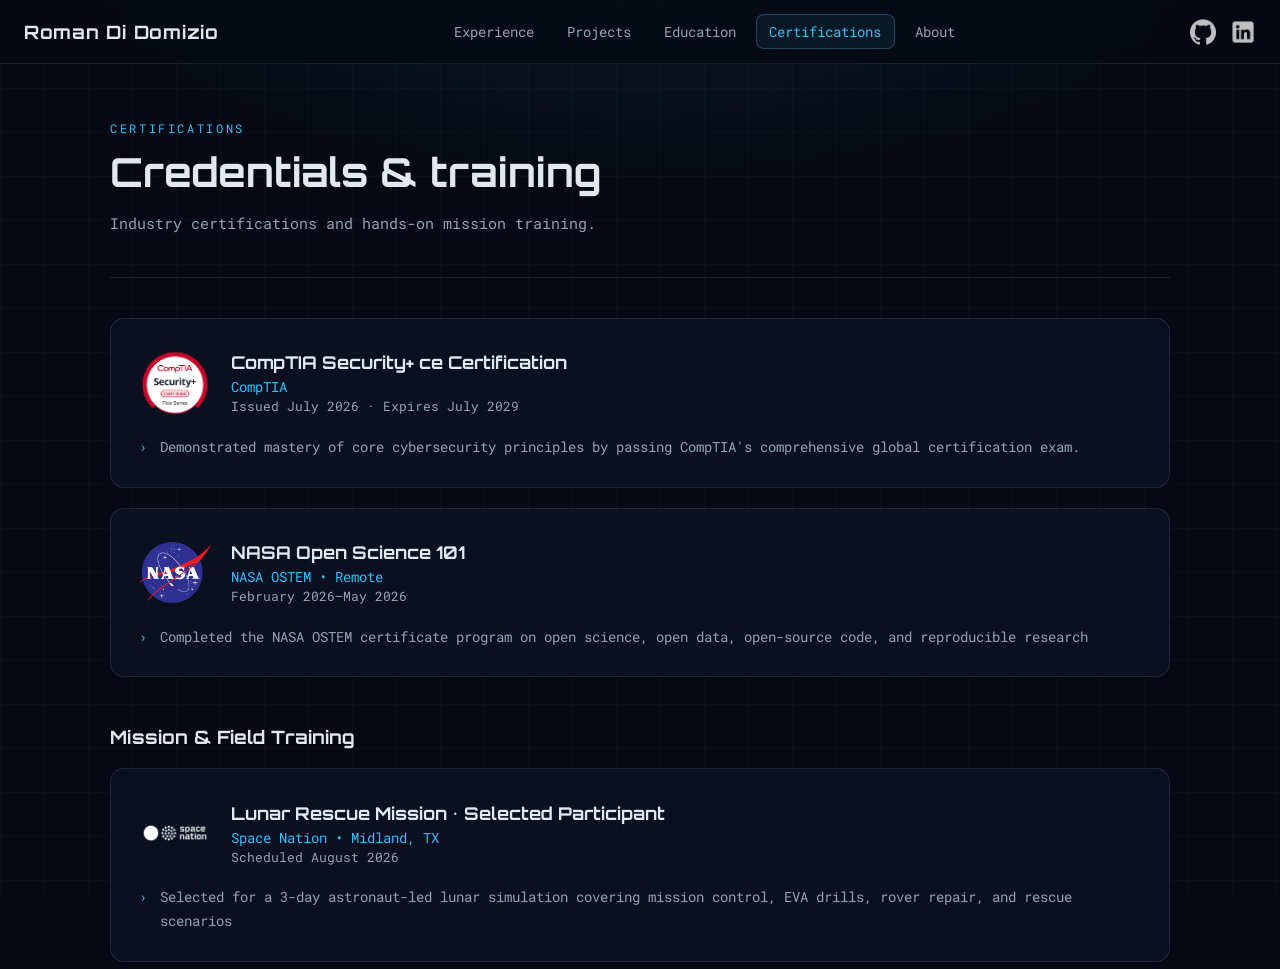
<file: training.html>
<!DOCTYPE html>
<html lang="en">
<head>
    <title>Redirecting to Certifications</title>
    <meta charset="utf-8">
    <meta http-equiv="refresh" content="0; url=certifications.html">
    <meta name="robots" content="noindex">
    <link rel="canonical" href="https://romandidomizio.com/certifications.html">
</head>
<body>
    <p>This page has moved. If you are not redirected automatically, visit <a href="certifications.html">Certifications</a>.</p>
</body>
</html>
</file>
<file: css/site.css>
/* ==========================================================================
   Site-wide design system - romandidomizio.com
   One shared stylesheet: tokens, base, header/footer, components, pages.
   ========================================================================== */

@import url('https://fonts.googleapis.com/css2?family=Orbitron:wght@400;700&family=Roboto+Mono:wght@400;700&display=swap');

/* ----------------------------- Tokens ---------------------------------- */
:root {
    --hm-bg-0: #060913;
    --hm-bg-1: #0b1120;
    --hm-panel: rgba(15, 23, 42, 0.55);
    --hm-panel-solid: #0e1526;
    --hm-border: rgba(148, 163, 184, 0.16);
    --hm-border-strong: rgba(56, 189, 248, 0.45);
    --hm-text: #e2e8f0;
    --hm-muted: #94a3b8;
    --hm-accent: #38bdf8;
    --hm-accent-2: #22d3ee;
    --hm-radius: 14px;
    --hm-font-display: 'Orbitron', sans-serif;
    --hm-font-body: 'Roboto Mono', monospace;
}

/* ------------------------------ Base ----------------------------------- */
html {
    scroll-behavior: smooth;
}

body {
    margin: 0;
    background-color: var(--hm-bg-0);
    background-image:
        radial-gradient(ellipse 80% 50% at 50% -10%, rgba(56, 189, 248, 0.13), transparent 60%),
        linear-gradient(rgba(56, 189, 248, 0.035) 1px, transparent 1px),
        linear-gradient(90deg, rgba(56, 189, 248, 0.035) 1px, transparent 1px);
    background-size: 100% 100%, 44px 44px, 44px 44px;
    background-attachment: fixed;
    color: var(--hm-text);
    font-family: var(--hm-font-body);
}

.hm-skip-link {
    position: absolute;
    left: -9999px;
    top: 0;
    background: var(--hm-accent);
    color: #04121e;
    padding: 0.6rem 1rem;
    border-radius: 0 0 8px 0;
    font-family: var(--hm-font-body);
    z-index: 100;
}

.hm-skip-link:focus {
    left: 0;
}

a:focus-visible,
button:focus-visible {
    outline: 2px solid var(--hm-accent);
    outline-offset: 3px;
    border-radius: 4px;
}

/* ----------------------------- Header ---------------------------------- */
.header-container {
    width: 100%;
    max-width: 100vw;
    display: flex;
    justify-content: space-between;
    align-items: center;
    gap: 1rem;
    padding: 0.9rem 1.5rem;
    background: rgba(6, 9, 19, 0.82);
    backdrop-filter: blur(8px);
    -webkit-backdrop-filter: blur(8px);
    border-bottom: 1px solid var(--hm-border);
    box-sizing: border-box;
}

.myname {
    text-decoration: none;
    font-family: var(--hm-font-display);
    font-size: 1.15rem;
    font-weight: 700;
    letter-spacing: 0.04em;
    color: var(--hm-text);
    white-space: nowrap;
    transition: color 0.2s ease;
}

.myname:hover {
    color: var(--hm-accent);
}

.nav-buttons {
    display: flex;
    gap: 0.35rem;
    justify-content: center;
    flex-wrap: wrap;
    flex: 1;
}

.hdr-btn {
    font-family: var(--hm-font-body);
    font-size: 0.85rem;
    text-decoration: none;
    color: var(--hm-muted);
    padding: 0.45rem 0.8rem;
    border-radius: 8px;
    border: 1px solid transparent;
    transition: color 0.2s ease, background-color 0.2s ease, border-color 0.2s ease;
}

.hdr-btn:hover {
    color: var(--hm-text);
    background-color: rgba(56, 189, 248, 0.08);
}

.hdr-btn[aria-current="page"] {
    color: var(--hm-accent);
    border-color: rgba(56, 189, 248, 0.3);
    background-color: rgba(56, 189, 248, 0.08);
}

.social-links {
    display: flex;
    align-items: center;
    gap: 0.9rem;
}

.social-icon {
    width: 26px;
    height: auto;
    display: block;
    opacity: 0.75;
    transition: opacity 0.2s ease, transform 0.2s ease;
}

.social-links a:hover .social-icon {
    opacity: 1;
    transform: translateY(-2px);
}

@media (max-width: 768px) {
    .header-container {
        flex-direction: column;
        padding: 0.75rem 1rem;
        gap: 0.5rem;
    }

    .nav-buttons {
        gap: 0.2rem;
    }

    .hdr-btn {
        font-size: 0.8rem;
        padding: 0.4rem 0.6rem;
    }
}

/* ----------------------------- Footer ---------------------------------- */
.site-footer {
    border-top: 1px solid var(--hm-border);
    margin-top: 5rem;
}

.site-footer-inner {
    max-width: 1060px;
    margin: 0 auto;
    padding: 1.75rem 1.5rem;
    display: flex;
    justify-content: space-between;
    align-items: center;
    gap: 1rem;
    flex-wrap: wrap;
}

.site-footer-copy {
    color: var(--hm-muted);
    font-size: 0.8rem;
    margin: 0;
}

.site-footer-links {
    display: flex;
    gap: 1.5rem;
    flex-wrap: wrap;
}

.site-footer-links a {
    color: var(--hm-muted);
    text-decoration: none;
    font-size: 0.8rem;
    transition: color 0.2s ease;
}

.site-footer-links a:hover {
    color: var(--hm-accent);
}

@media (max-width: 600px) {
    .site-footer-inner {
        flex-direction: column;
        text-align: center;
    }
}

/* --------------------------- Page scaffold ------------------------------ */
.hm-main {
    max-width: 1060px;
    margin: 0 auto;
    padding: 0 1.5rem 2rem 1.5rem;
}

.hm-page-header {
    padding: 3.5rem 0 2.5rem 0;
    border-bottom: 1px solid var(--hm-border);
    margin-bottom: 2.5rem;
}

.hm-page-title {
    font-family: var(--hm-font-display);
    font-size: clamp(1.8rem, 4vw, 2.5rem);
    font-weight: 700;
    color: var(--hm-text);
    margin: 0;
}

.hm-page-sub {
    color: var(--hm-muted);
    line-height: 1.7;
    max-width: 640px;
    margin: 0.85rem 0 0 0;
    font-size: 0.95rem;
}

.hm-eyebrow {
    font-family: var(--hm-font-body);
    font-size: 0.75rem;
    letter-spacing: 0.22em;
    text-transform: uppercase;
    color: var(--hm-accent);
    margin: 0 0 0.7rem 0;
}

.hm-section {
    margin: 4.5rem 0;
}

.hm-hero + .hm-section {
    margin-top: 2.5rem;
}

.hm-section-head {
    margin-bottom: 1.75rem;
}

.hm-h2 {
    font-family: var(--hm-font-display);
    font-size: clamp(1.3rem, 2.4vw, 1.7rem);
    font-weight: 700;
    color: var(--hm-text);
    margin: 0;
}

.hm-section-sub {
    color: var(--hm-muted);
    max-width: 620px;
    margin: 0.6rem 0 0 0;
    line-height: 1.65;
    font-size: 0.9rem;
}

.hm-subhead {
    font-family: var(--hm-font-display);
    font-size: 1.15rem;
    font-weight: 700;
    color: var(--hm-text);
    margin: 3rem 0 0.5rem 0;
}

/* ----------------------------- Buttons ---------------------------------- */
.hm-btn {
    font-family: var(--hm-font-body);
    font-size: 0.9rem;
    text-decoration: none;
    padding: 0.75rem 1.5rem;
    border-radius: 10px;
    transition: transform 0.2s ease, box-shadow 0.2s ease, background-color 0.2s ease, border-color 0.2s ease;
    display: inline-block;
}

.hm-btn-primary {
    background: linear-gradient(135deg, var(--hm-accent), var(--hm-accent-2));
    color: #04121e;
    font-weight: 700;
    box-shadow: 0 8px 24px rgba(56, 189, 248, 0.25);
}

.hm-btn-primary:hover {
    transform: translateY(-2px);
    box-shadow: 0 12px 30px rgba(56, 189, 248, 0.35);
}

.hm-btn-ghost {
    border: 1px solid var(--hm-border);
    color: var(--hm-text);
    background: transparent;
}

.hm-btn-ghost:hover {
    border-color: var(--hm-border-strong);
    transform: translateY(-2px);
}

.hm-inline-link {
    color: var(--hm-accent);
    text-decoration: none;
    border-bottom: 1px solid rgba(56, 189, 248, 0.35);
    transition: border-color 0.2s ease, color 0.2s ease;
}

.hm-inline-link:hover {
    color: var(--hm-accent-2);
    border-bottom-color: var(--hm-accent-2);
}

/* ------------------------------ Cards ----------------------------------- */
.hm-card {
    background: var(--hm-panel);
    border: 1px solid var(--hm-border);
    border-radius: var(--hm-radius);
    padding: 1.4rem;
    transition: border-color 0.25s ease, transform 0.25s ease;
    box-sizing: border-box;
}

.hm-card:hover {
    border-color: var(--hm-border-strong);
    transform: translateY(-3px);
}

.hm-card h3 {
    font-family: var(--hm-font-display);
    font-size: 1rem;
    font-weight: 700;
    color: var(--hm-text);
    margin: 0 0 0.5rem 0;
}

.hm-card p {
    color: var(--hm-muted);
    font-size: 0.9rem;
    line-height: 1.65;
    margin: 0;
}

.hm-card-icon {
    color: var(--hm-accent);
    margin-bottom: 0.85rem;
    display: inline-flex;
}

.hm-card-icon svg {
    width: 22px;
    height: 22px;
}

.hm-grid {
    display: grid;
    gap: 1.1rem;
}

.hm-grid-3 {
    grid-template-columns: repeat(3, 1fr);
}

.hm-grid-2 {
    grid-template-columns: repeat(2, 1fr);
}

/* ------------------------------ Tags ------------------------------------ */
.hm-tags {
    display: flex;
    flex-wrap: wrap;
    gap: 0.4rem;
    margin-top: 0.85rem;
}

.hm-tag {
    font-family: var(--hm-font-body);
    font-size: 0.72rem;
    color: var(--hm-text);
    background: rgba(56, 189, 248, 0.08);
    border: 1px solid rgba(56, 189, 248, 0.18);
    border-radius: 999px;
    padding: 0.22rem 0.65rem;
    white-space: nowrap;
}

/* -------------------------- Entry (list) cards --------------------------
   Shared by Experience, Projects, Certifications, Education content.     */
.hm-entries {
    display: flex;
    flex-direction: column;
    gap: 1.25rem;
}

.hm-entry {
    background: var(--hm-panel);
    border: 1px solid var(--hm-border);
    border-radius: var(--hm-radius);
    padding: 1.75rem;
    transition: border-color 0.25s ease;
}

.hm-entry:hover {
    border-color: var(--hm-border-strong);
}

.hm-entry-head {
    display: flex;
    align-items: center;
    gap: 1.25rem;
    margin-bottom: 1rem;
}

.hm-entry-logo {
    width: 72px;
    height: 72px;
    object-fit: contain;
    border-radius: 0;
    background: transparent;
    padding: 0;
    box-sizing: border-box;
    flex-shrink: 0;
}

.hm-entry-title {
    font-family: var(--hm-font-display);
    font-size: 1.1rem;
    font-weight: 700;
    color: var(--hm-text);
    margin: 0 0 0.3rem 0;
}

.hm-entry-org {
    color: var(--hm-accent);
    font-size: 0.85rem;
    margin: 0 0 0.15rem 0;
}

.hm-entry-meta {
    color: var(--hm-muted);
    font-size: 0.8rem;
    margin: 0;
}

.hm-entry-link {
    color: var(--hm-accent);
    text-decoration: none;
    font-size: 0.8rem;
    border-bottom: 1px solid rgba(56, 189, 248, 0.35);
    transition: color 0.2s ease, border-color 0.2s ease;
    word-break: break-all;
}

.hm-entry-link:hover {
    color: var(--hm-accent-2);
    border-bottom-color: var(--hm-accent-2);
}

.hm-bullets {
    list-style: none;
    margin: 0;
    padding: 0;
}

.hm-bullets li {
    position: relative;
    padding-left: 1.3rem;
    margin-bottom: 0.55rem;
    color: var(--hm-muted);
    font-size: 0.9rem;
    line-height: 1.65;
}

.hm-bullets li:last-child {
    margin-bottom: 0;
}

.hm-bullets li::before {
    content: "\203A";
    position: absolute;
    left: 0;
    color: var(--hm-accent);
}

.hm-bullets b,
.hm-bullets strong {
    color: var(--hm-text);
    font-weight: 700;
}

.hm-entry-media {
    display: block;
    width: 100%;
    max-height: 280px;
    object-fit: contain;
    border-radius: 10px;
    margin: 0 auto 1.25rem auto;
    background: transparent;
}

.hm-entry-media-sm {
    max-height: 160px;
}

.hm-media-pair {
    display: flex;
    gap: 1rem;
    margin-bottom: 1.25rem;
}

.hm-media-pair .hm-entry-media {
    min-width: 0;
    margin-bottom: 0;
    max-height: 220px;
}

video.hm-entry-media {
    max-height: 280px;
    border: 1px solid var(--hm-border);
}

/* ----------------------------- Education -------------------------------- */
.hm-degree {
    display: flex;
    flex-wrap: wrap;
    align-items: center;
    justify-content: space-between;
    gap: 0.75rem;
}

.hm-degree-name {
    font-family: var(--hm-font-display);
    font-size: 1.15rem;
    font-weight: 700;
    color: var(--hm-text);
    margin: 0 0 0.3rem 0;
}

.hm-course-group h3 {
    margin-bottom: 1rem;
}

.grad-note {
    border: 1px dashed var(--hm-border);
    border-radius: var(--hm-radius);
    background: rgba(15, 23, 42, 0.35);
    padding: 1rem 1.25rem;
}

.grad-note p {
    margin: 0;
    color: var(--hm-muted);
    font-style: italic;
    line-height: 1.65;
    font-size: 0.9rem;
}

/* ------------------------------- About ---------------------------------- */
.hm-prose p {
    color: var(--hm-muted);
    line-height: 1.8;
    font-size: 0.95rem;
    margin: 0 0 1.1rem 0;
}

.hm-prose p:last-child {
    margin-bottom: 0;
}

.hm-prose strong {
    color: var(--hm-text);
    font-weight: 700;
}

.hm-about-section {
    margin: 2.75rem 0;
    max-width: 720px;
}

.hm-about-section .hm-h2 {
    font-size: 1.2rem;
    margin-bottom: 0.9rem;
}

.hm-media-split {
    display: grid;
    grid-template-columns: minmax(0, 1fr) 320px;
    gap: 2.5rem;
    align-items: center;
    max-width: none;
}

.hm-media-split .hm-split-text {
    max-width: 720px;
}

.hm-photo {
    width: 100%;
    height: auto;
    border-radius: var(--hm-radius);
    border: 0;
    display: block;
}

/* -------------------------- Homepage: hero ------------------------------ */
.hm-hero {
    padding: 4.5rem 0 2rem 0;
}

.hm-hero-grid {
    display: grid;
    grid-template-columns: minmax(0, 1fr) 200px;
    gap: 3rem;
    align-items: center;
}

.hm-h1 {
    font-family: var(--hm-font-display);
    font-size: clamp(1.9rem, 4.6vw, 2.9rem);
    line-height: 1.14;
    font-weight: 700;
    color: var(--hm-text);
    margin: 0 0 1.1rem 0;
    letter-spacing: 0.01em;
}

.hm-h1 .hm-h1-accent {
    display: block;
    background: linear-gradient(90deg, var(--hm-accent), var(--hm-accent-2));
    -webkit-background-clip: text;
    background-clip: text;
    color: transparent;
}

.hm-lead {
    font-size: clamp(0.95rem, 1.6vw, 1.05rem);
    line-height: 1.75;
    color: var(--hm-muted);
    max-width: 620px;
    margin: 0 0 1.5rem 0;
}

.hm-portrait {
    width: 100%;
    height: 240px;
    max-height: 240px;
    object-fit: cover;
    object-position: 50% 0%;
    border-radius: 18px;
    border: 0;
    box-shadow: 0 20px 45px rgba(3, 7, 18, 0.55);
    display: block;
}

.hm-now {
    display: inline-flex;
    align-items: center;
    gap: 0.6rem;
    border: 1px solid var(--hm-border);
    background: var(--hm-panel);
    border-radius: 999px;
    padding: 0.4rem 0.95rem;
    font-size: 0.78rem;
    color: var(--hm-muted);
    margin-bottom: 1.75rem;
}

.hm-now-dot {
    width: 7px;
    height: 7px;
    border-radius: 50%;
    background: var(--hm-accent-2);
    box-shadow: 0 0 8px rgba(34, 211, 238, 0.8);
    flex-shrink: 0;
}

.hm-now strong {
    color: var(--hm-text);
    font-weight: 400;
}

.hm-hero-cta {
    display: flex;
    gap: 0.9rem;
    flex-wrap: wrap;
    align-items: center;
}

/* --------------------- Homepage: credibility strip ---------------------- */
.hm-cred {
    border-top: 1px solid var(--hm-border);
    border-bottom: 1px solid var(--hm-border);
    padding: 1.4rem 0;
    margin: 2.25rem 0 0 0;
}

.hm-cred-list {
    list-style: none;
    display: flex;
    flex-wrap: wrap;
    gap: 0.75rem 2rem;
    justify-content: space-between;
    margin: 0;
    padding: 0;
}

.hm-cred-list li {
    font-size: 0.78rem;
    color: var(--hm-muted);
}

.hm-cred-list li strong {
    display: block;
    color: var(--hm-text);
    font-weight: 400;
    font-size: 0.88rem;
    margin-bottom: 0.1rem;
}

/* ----------------------- Homepage: impact list -------------------------- */
.hm-impact-item {
    display: grid;
    grid-template-columns: 190px 1fr;
    gap: 1.25rem;
    padding: 1.4rem 0;
    border-bottom: 1px solid var(--hm-border);
}

.hm-impact-item:last-of-type {
    border-bottom: none;
}

.hm-impact-org {
    font-size: 0.82rem;
    color: var(--hm-accent);
    padding-top: 0.15rem;
    margin: 0;
}

.hm-impact-body h3 {
    font-family: var(--hm-font-display);
    font-size: 0.98rem;
    color: var(--hm-text);
    margin: 0 0 0.4rem 0;
}

.hm-impact-body p {
    color: var(--hm-muted);
    line-height: 1.65;
    margin: 0;
    font-size: 0.88rem;
}

/* ------------------------ Homepage: what's next ------------------------- */
.hm-next {
    background: linear-gradient(180deg, rgba(56, 189, 248, 0.07), rgba(15, 23, 42, 0.4));
    border: 1px solid var(--hm-border);
    border-radius: 18px;
    padding: 2.25rem 2rem;
}

.hm-next .hm-section-head {
    margin-bottom: 1rem;
}

.hm-next p {
    color: var(--hm-muted);
    line-height: 1.75;
    max-width: 680px;
    margin: 0 0 0.85rem 0;
    font-size: 0.92rem;
}

.hm-next p:last-of-type {
    margin-bottom: 0;
}

.hm-next strong {
    color: var(--hm-text);
    font-weight: 400;
}

/* ------------------------- Homepage: explore ---------------------------- */
.hm-explore-actions {
    display: flex;
    justify-content: center;
    gap: 0.55rem;
    flex-wrap: wrap;
    margin: 1.25rem 0 0 0;
}

.hm-explore-actions .hm-btn-sm {
    font-size: 0.78rem;
    padding: 0.45rem 0.85rem;
}


/* ------------------------- Homepage: contact ---------------------------- */
.hm-contact {
    text-align: center;
}

.hm-contact .hm-section-sub {
    margin-left: auto;
    margin-right: auto;
}

.hm-contact-actions {
    display: flex;
    justify-content: center;
    gap: 0.9rem;
    flex-wrap: wrap;
    margin-top: 1.75rem;
}

/* ---------------------------- 404 page ---------------------------------- */
.hm-error {
    text-align: center;
    padding: 6rem 0 4rem 0;
}

.hm-error-code {
    font-family: var(--hm-font-display);
    font-size: clamp(3.5rem, 10vw, 6rem);
    font-weight: 700;
    background: linear-gradient(90deg, var(--hm-accent), var(--hm-accent-2));
    -webkit-background-clip: text;
    background-clip: text;
    color: transparent;
    margin: 0 0 0.5rem 0;
}

.hm-error p {
    color: var(--hm-muted);
    max-width: 460px;
    margin: 0 auto 2rem auto;
    line-height: 1.7;
}

.hm-error .hm-hero-cta {
    justify-content: center;
}

/* ------------------------------ Motion ---------------------------------- */
@keyframes hmRise {
    from {
        opacity: 0;
        transform: translateY(14px);
    }
    to {
        opacity: 1;
        transform: translateY(0);
    }
}

.hm-rise {
    animation: hmRise 0.6s ease both;
}

.hm-rise-2 { animation-delay: 0.1s; }
.hm-rise-3 { animation-delay: 0.2s; }
.hm-rise-4 { animation-delay: 0.3s; }

@media (prefers-reduced-motion: reduce) {
    .hm-rise,
    .hm-rise-2,
    .hm-rise-3,
    .hm-rise-4 {
        animation: none;
    }

    * {
        transition-duration: 0.01ms !important;
    }

    html {
        scroll-behavior: auto;
    }
}

/* ---------------------------- Responsive -------------------------------- */
@media (max-width: 900px) {
    .hm-grid-3 {
        grid-template-columns: repeat(2, 1fr);
    }

    .hm-explore-grid {
        grid-template-columns: repeat(3, 1fr);
    }

    .hm-impact-item {
        grid-template-columns: 1fr;
        gap: 0.35rem;
    }

    .hm-hero-grid {
        grid-template-columns: minmax(0, 1fr) 170px;
        gap: 2rem;
    }

    .hm-media-split {
        grid-template-columns: 1fr;
        gap: 1.5rem;
    }

    .hm-media-split .hm-photo {
        max-width: 420px;
    }

    .hm-portrait {
        max-height: 220px;
    }
}

@media (max-width: 600px) {
    .hm-grid-3,
    .hm-grid-2 {
        grid-template-columns: 1fr;
    }

    .hm-explore-grid {
        grid-template-columns: repeat(2, 1fr);
    }

    .hm-section {
        margin: 3.5rem 0;
    }

    .hm-hero {
        padding-top: 2.5rem;
    }

    .hm-hero .hm-eyebrow {
        font-size: 0.62rem;
        letter-spacing: 0.12em;
    }

    .hm-hero-grid {
        grid-template-columns: 1fr;
        gap: 1.25rem;
    }

    .hm-portrait {
        max-width: 160px;
        height: 180px;
        max-height: 180px;
        order: 1;
        justify-self: center;
    }

    .hm-hero-cta .hm-btn {
        width: 100%;
        text-align: center;
        box-sizing: border-box;
    }

    .hm-cred-list {
        flex-direction: column;
        gap: 0.9rem;
    }

    .hm-next {
        padding: 1.75rem 1.25rem;
    }

    .hm-page-header {
        padding-top: 2.5rem;
    }

    .hm-entry {
        padding: 1.25rem;
    }

    .hm-entry-head {
        flex-direction: row;
        gap: 0.9rem;
    }

    .hm-media-pair {
        flex-direction: column;
    }
}
</file>
